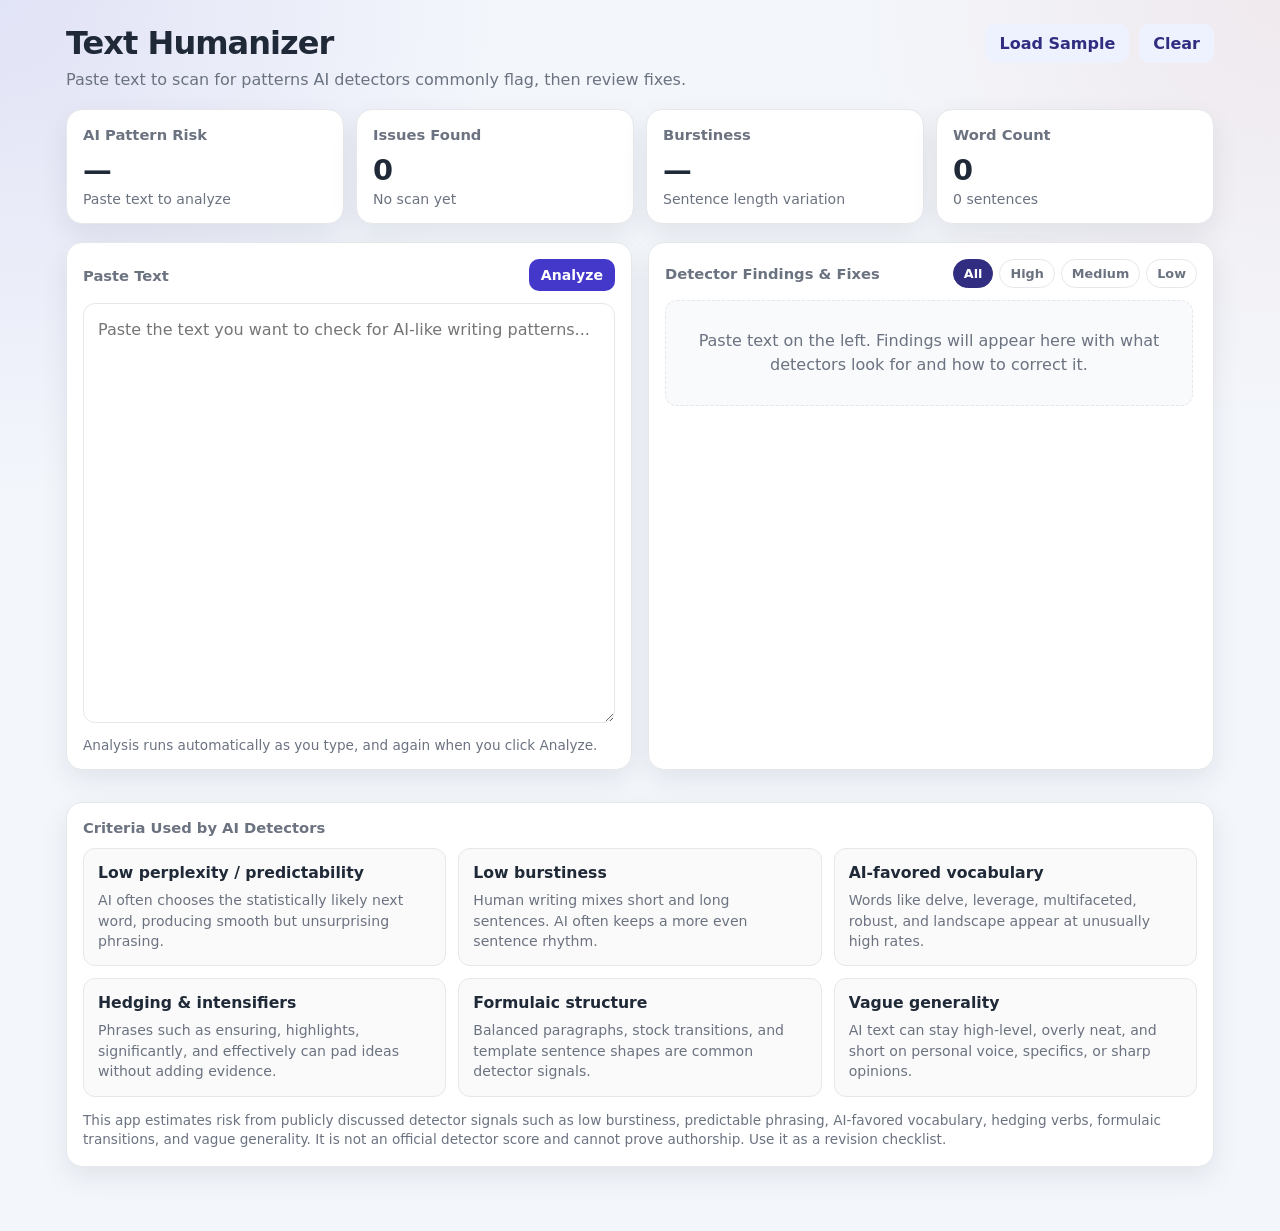
<file: text-humanizer/index.html>
<!DOCTYPE html>
<html lang="en">
<head>
  <meta charset="UTF-8" />
  <meta name="viewport" content="width=device-width, initial-scale=1.0" />
  <title>Text Humanizer</title>
  <link rel="stylesheet" href="styles.css" />
</head>
<body>
  <div class="app">
    <header class="header">
      <div>
        <h1>Text Humanizer</h1>
        <p class="subtitle">
          Paste text to scan for patterns AI detectors commonly flag, then review fixes.
        </p>
      </div>
      <div class="header-actions">
        <button type="button" id="sampleBtn" class="btn btn-secondary">Load Sample</button>
        <button type="button" id="clearBtn" class="btn btn-secondary">Clear</button>
      </div>
    </header>

    <section class="score-bar" aria-label="Risk summary">
      <article class="score-card">
        <h2>AI Pattern Risk</h2>
        <p id="riskScore" class="score-value">—</p>
        <p id="riskLabel" class="score-meta">Paste text to analyze</p>
      </article>
      <article class="score-card">
        <h2>Issues Found</h2>
        <p id="issueCount" class="score-value">0</p>
        <p id="issueBreakdown" class="score-meta">No scan yet</p>
      </article>
      <article class="score-card">
        <h2>Burstiness</h2>
        <p id="burstinessScore" class="score-value">—</p>
        <p id="burstinessMeta" class="score-meta">Sentence length variation</p>
      </article>
      <article class="score-card">
        <h2>Word Count</h2>
        <p id="wordCount" class="score-value">0</p>
        <p id="sentenceCount" class="score-meta">0 sentences</p>
      </article>
    </section>

    <div class="main-grid">
      <section class="panel">
        <div class="panel-header">
          <h2>Paste Text</h2>
          <button type="button" id="analyzeBtn" class="btn btn-primary btn-small">Analyze</button>
        </div>
        <textarea
          id="inputText"
          placeholder="Paste the text you want to check for AI-like writing patterns..."
          spellcheck="true"
        ></textarea>
        <p class="hint">
          Analysis runs automatically as you type, and again when you click Analyze.
        </p>
      </section>

      <section class="panel findings-panel">
        <div class="panel-header">
          <h2>Detector Findings &amp; Fixes</h2>
          <div class="filter-row">
            <button type="button" class="chip active" data-filter="all">All</button>
            <button type="button" class="chip" data-filter="high">High</button>
            <button type="button" class="chip" data-filter="medium">Medium</button>
            <button type="button" class="chip" data-filter="low">Low</button>
          </div>
        </div>
        <div id="findingsList" class="findings-list">
          <div class="empty-state">
            Paste text on the left. Findings will appear here with what detectors look for and how to correct it.
          </div>
        </div>
      </section>
    </div>

    <section class="panel">
      <div class="panel-header">
        <h2>Criteria Used by AI Detectors</h2>
      </div>
      <div class="criteria-grid" id="criteriaGrid"></div>
      <p class="disclaimer">
        This app estimates risk from publicly discussed detector signals such as low burstiness,
        predictable phrasing, AI-favored vocabulary, hedging verbs, formulaic transitions, and vague generality.
        It is not an official detector score and cannot prove authorship. Use it as a revision checklist.
      </p>
    </section>
  </div>

  <script src="app.js"></script>
</body>
</html>
</file>
<file: text-humanizer/styles.css>
:root {
  --bg: #f3f6fb;
  --panel: #ffffff;
  --text: #1f2937;
  --muted: #6b7280;
  --border: #e5e7eb;
  --primary: #4338ca;
  --primary-hover: #3730a3;
  --high: #b91c1c;
  --medium: #c2410c;
  --low: #a16207;
  --ok: #047857;
  --shadow: 0 10px 28px rgba(15, 23, 42, 0.08);
  --radius: 16px;
}

* {
  box-sizing: border-box;
}

body {
  margin: 0;
  font-family: Inter, system-ui, -apple-system, BlinkMacSystemFont, "Segoe UI", sans-serif;
  color: var(--text);
  background:
    radial-gradient(circle at top left, rgba(67, 56, 202, 0.1), transparent 28%),
    radial-gradient(circle at top right, rgba(185, 28, 28, 0.06), transparent 24%),
    var(--bg);
  min-height: 100vh;
}

.app {
  max-width: 1180px;
  margin: 0 auto;
  padding: 24px 16px 48px;
}

.header {
  display: flex;
  justify-content: space-between;
  gap: 16px;
  align-items: flex-start;
  margin-bottom: 18px;
}

.header h1 {
  margin: 0;
  font-size: 2rem;
  letter-spacing: -0.03em;
}

.subtitle {
  margin: 6px 0 0;
  color: var(--muted);
  max-width: 720px;
  line-height: 1.45;
}

.header-actions {
  display: flex;
  gap: 10px;
  flex-wrap: wrap;
}

.score-bar {
  display: grid;
  grid-template-columns: repeat(4, 1fr);
  gap: 12px;
  margin-bottom: 18px;
}

.score-card,
.panel {
  background: var(--panel);
  border: 1px solid var(--border);
  border-radius: var(--radius);
  box-shadow: var(--shadow);
}

.score-card {
  padding: 16px;
}

.score-card h2,
.panel h2 {
  margin: 0;
  font-size: 0.92rem;
  color: var(--muted);
  font-weight: 600;
}

.score-value {
  margin: 10px 0 4px;
  font-size: 1.8rem;
  font-weight: 700;
  letter-spacing: -0.03em;
}

.score-meta {
  margin: 0;
  color: var(--muted);
  font-size: 0.88rem;
}

.main-grid {
  display: grid;
  grid-template-columns: 1fr 1fr;
  gap: 16px;
  margin-bottom: 16px;
}

.panel {
  padding: 16px;
  margin-bottom: 16px;
}

.panel-header {
  display: flex;
  justify-content: space-between;
  align-items: center;
  gap: 12px;
  margin-bottom: 12px;
}

textarea {
  width: 100%;
  min-height: 420px;
  resize: vertical;
  border: 1px solid var(--border);
  border-radius: 12px;
  padding: 14px;
  font: inherit;
  line-height: 1.55;
  background: #fff;
}

textarea:focus {
  outline: 2px solid rgba(67, 56, 202, 0.25);
  border-color: var(--primary);
}

.hint {
  margin: 10px 0 0;
  color: var(--muted);
  font-size: 0.85rem;
}

.btn {
  border: none;
  border-radius: 10px;
  padding: 10px 14px;
  font: inherit;
  font-weight: 600;
  cursor: pointer;
}

.btn-primary {
  background: var(--primary);
  color: #fff;
}

.btn-primary:hover {
  background: var(--primary-hover);
}

.btn-secondary {
  background: #eef2ff;
  color: #312e81;
}

.btn-secondary:hover {
  background: #e0e7ff;
}

.btn-small {
  padding: 8px 12px;
  font-size: 0.88rem;
}

.filter-row {
  display: flex;
  gap: 6px;
  flex-wrap: wrap;
}

.chip {
  border: 1px solid var(--border);
  background: #fff;
  color: var(--muted);
  border-radius: 999px;
  padding: 6px 10px;
  font: inherit;
  font-size: 0.8rem;
  font-weight: 600;
  cursor: pointer;
}

.chip.active {
  background: #312e81;
  border-color: #312e81;
  color: #fff;
}

.findings-list {
  display: flex;
  flex-direction: column;
  gap: 12px;
  max-height: 470px;
  overflow: auto;
  padding-right: 4px;
}

.empty-state {
  color: var(--muted);
  background: #f8fafc;
  border: 1px dashed var(--border);
  border-radius: 12px;
  padding: 28px 16px;
  text-align: center;
  line-height: 1.5;
}

.finding {
  border: 1px solid var(--border);
  border-radius: 12px;
  padding: 14px;
  background: #fff;
}

.finding-top {
  display: flex;
  justify-content: space-between;
  gap: 10px;
  align-items: flex-start;
  margin-bottom: 8px;
}

.finding h3 {
  margin: 0;
  font-size: 1rem;
}

.severity {
  border-radius: 999px;
  padding: 4px 10px;
  font-size: 0.75rem;
  font-weight: 700;
  color: #fff;
  white-space: nowrap;
}

.severity.high { background: var(--high); }
.severity.medium { background: var(--medium); }
.severity.low { background: var(--low); }
.severity.ok { background: var(--ok); }

.finding p {
  margin: 0 0 8px;
  line-height: 1.45;
  color: #374151;
  font-size: 0.92rem;
}

.finding .label {
  font-size: 0.78rem;
  font-weight: 700;
  text-transform: uppercase;
  letter-spacing: 0.04em;
  color: var(--muted);
  margin-bottom: 4px;
}

.quote {
  background: #f8fafc;
  border-left: 3px solid #c7d2fe;
  padding: 8px 10px;
  border-radius: 0 8px 8px 0;
  font-family: ui-monospace, SFMono-Regular, Menlo, Consolas, monospace;
  font-size: 0.84rem;
  color: #111827;
  white-space: pre-wrap;
  word-break: break-word;
}

.fix-box {
  margin-top: 8px;
  background: #ecfdf5;
  border: 1px solid #a7f3d0;
  border-radius: 10px;
  padding: 10px;
}

.fix-box .label {
  color: #047857;
}

.criteria-grid {
  display: grid;
  grid-template-columns: repeat(3, 1fr);
  gap: 12px;
}

.criteria-card {
  border: 1px solid var(--border);
  border-radius: 12px;
  padding: 14px;
  background: #fafafa;
}

.criteria-card h3 {
  margin: 0 0 8px;
  font-size: 0.98rem;
}

.criteria-card p {
  margin: 0;
  color: var(--muted);
  font-size: 0.88rem;
  line-height: 1.45;
}

.disclaimer {
  margin: 14px 0 0;
  color: var(--muted);
  font-size: 0.85rem;
  line-height: 1.45;
}

@media (max-width: 980px) {
  .score-bar,
  .main-grid,
  .criteria-grid {
    grid-template-columns: 1fr;
  }

  .header {
    flex-direction: column;
  }

  textarea {
    min-height: 280px;
  }

  .findings-list {
    max-height: none;
  }
}
</file>
